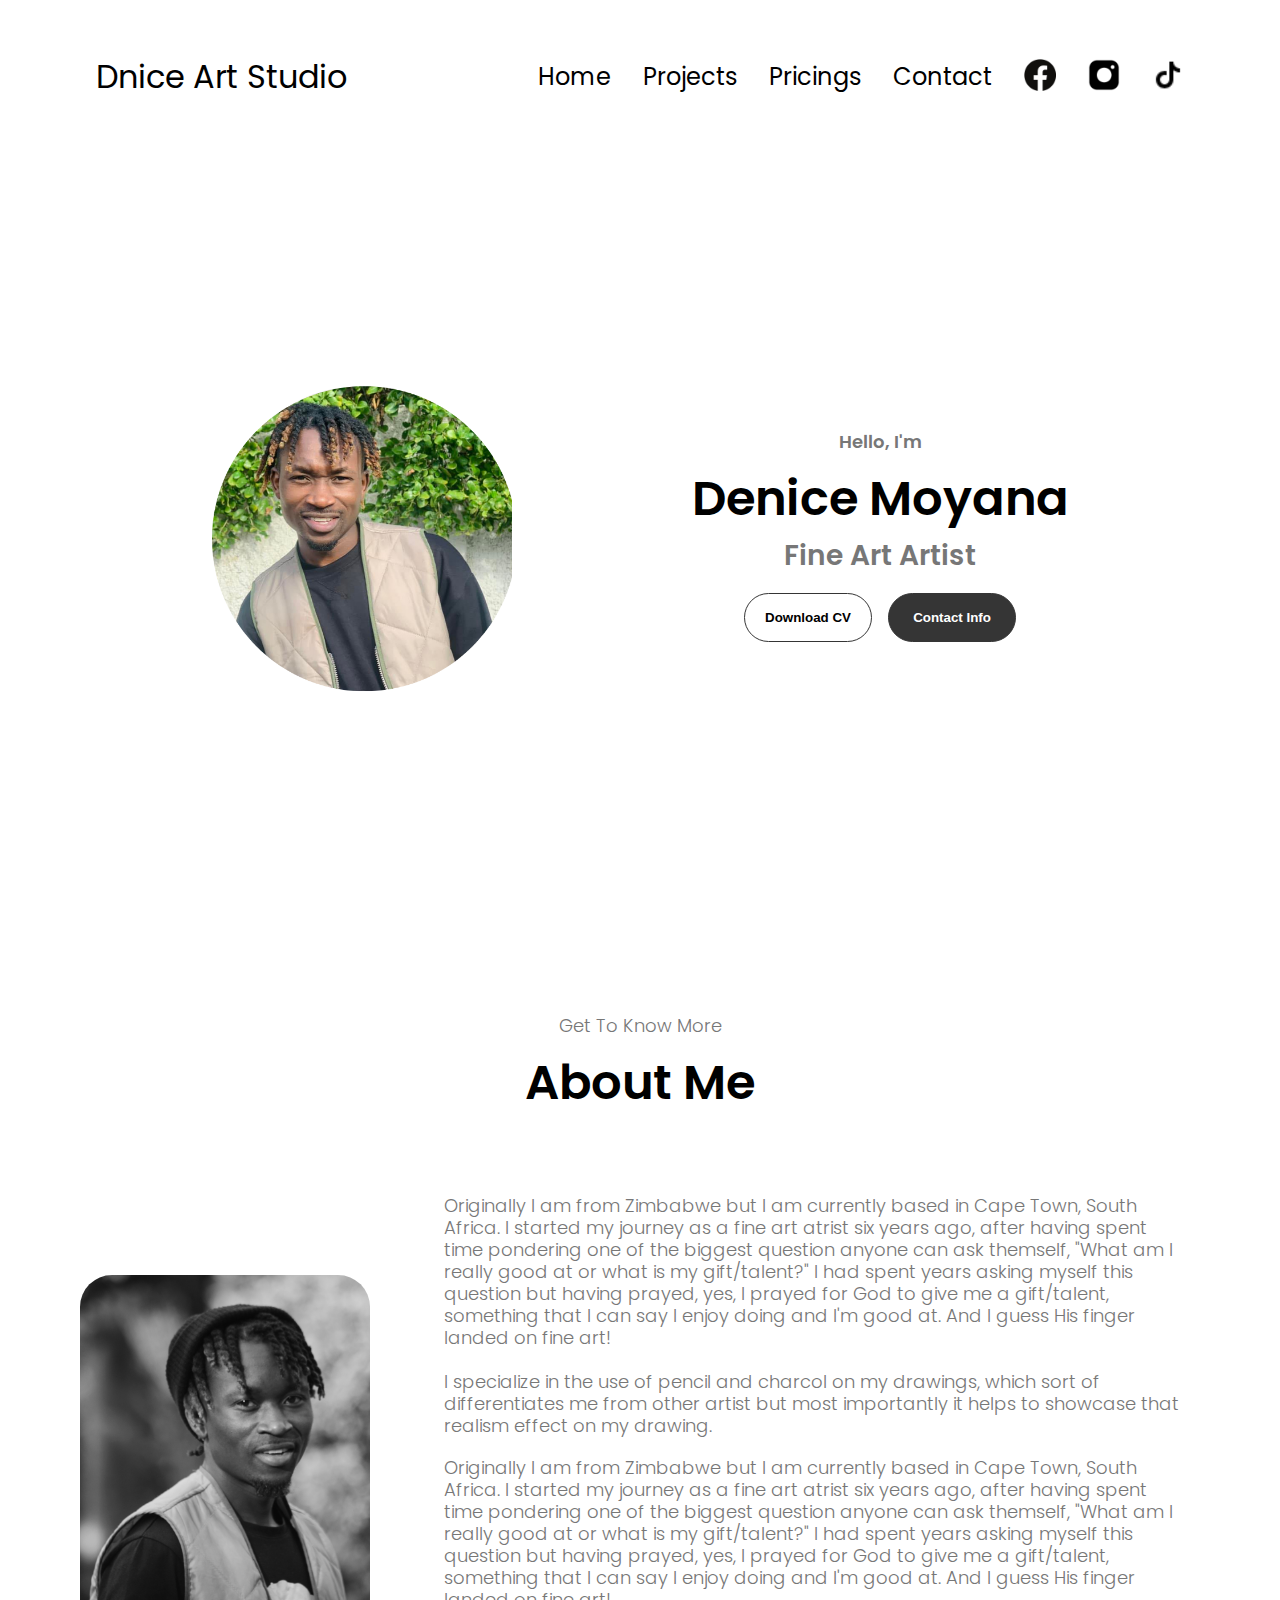
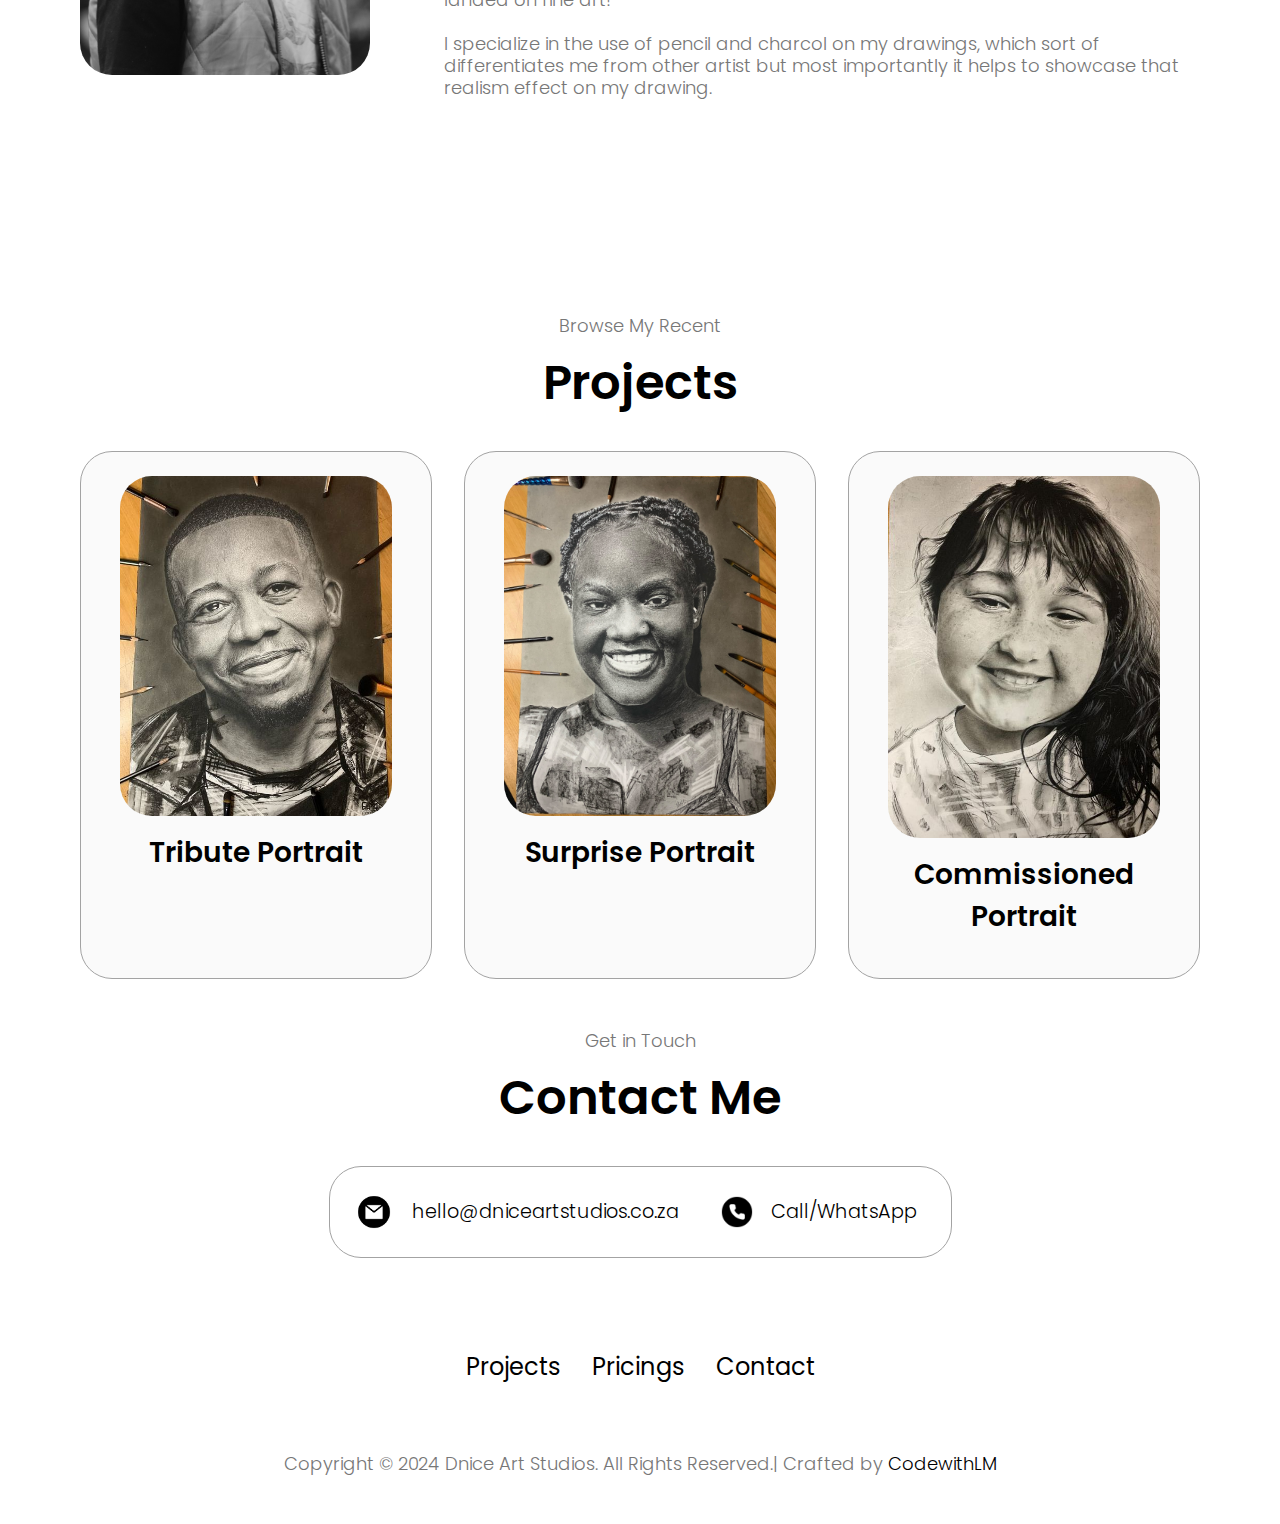
<file: index.html>
<!DOCTYPE html>
<html lang="en">
  <head>
    <meta charset="UTF-8" />
    <meta http-equiv="X-UA-Compatible" content="IE=edge" />
    <meta name="viewport" content="width=device-width, initial-scale=1.0" />
    <title>My Portfolio</title>
    <link rel="stylesheet" href="./style.css" />
    <link rel="stylesheet" href="./mediaqueries.css" />
  </head>
  <body>
    <nav id="desktop-nav">
      <div class="logo">Dnice Art Studio</div>
      <div>
        <ul class="nav-links">
          <li><a href="./index.html">Home</a></li>
          <li><a href="./projects.html">Projects</a></li>
          <li><a href="./pricings.html">Pricings</a></li>
          <li><a href="./contact.html">Contact</a></li>
<img
            src="./assets/fb.png"
            alt="My Facebook Account"
            class="icon"
            onclick="location.href='https://www.facebook.com/dniceartstudio'"
          />
          </img>

<img
            src="./assets/insta.png"
            alt="My Facebook Account"
            class="icon"
            onclick="location.href='https://www.instagram.com/dniceartstudio'"
          />
          </img>

          <img
            src="./assets/tiktok-fill.png"
            alt="My Tiktok Account"
            class="icon"
            onclick="location.href='https://www.tiktok.com/@dnice_art_studio'"
          />
          </img>
        </ul>
      </div>
    </nav>
    <nav id="hamburger-nav">
      <div class="logo">Dnice Art Studio</div>
      <div class="hamburger-menu">
        <div class="hamburger-icon" onclick="toggleMenu()">
          <span></span>
          <span></span>
          <span></span>
        </div>
        <div class="menu-links">
          <li><a href="./index.html" onclick="toggleMenu()">Home</a></li>
          <li><a href="./projects.html" onclick="toggleMenu()">Projects</a></li>
          <li><a href="./pricings.html" onclick="toggleMenu()">Pricings</a></li>
          <li><a href="./contact.html" onclick="toggleMenu()">Contact</a></li>
        </div>
      </div>
    </nav>
    <section id="profile">
      <div class="section__pic-container">
        <img src="./assets/profile-pic.png" alt="Andrew MOyana profile picture" />
      </div>
      <div class="section__text">
        <p class="section__text__p1">Hello, I'm</p>
        <h1 class="title">Denice Moyana</h1>
        <p class="section__text__p2">Fine Art Artist </p>
        <div class="btn-container">
          <button
            class="btn btn-color-2"
            onclick="window.open('./assets/resume-example.pdf')"
          >
            Download CV 
          </button>
          <button class="btn btn-color-1" onclick="location.href='./#contact'">
            Contact Info
          </button>
        </div>
      </div>
    </section>

    <section id="about">
      <p class="section__text__p1">Get To Know More</p>
      <h1 class="title">About Me</h1>
      <div class="section-container">
        <div class="section__pic-container">
          <img
            src="./assets/IMG_5369.jpg"
            alt="Profile picture"
            class="about-pic"
          />
        </div>
          <div class="text-container">
            <p> <br> <br> <br>
              Originally I am from Zimbabwe but I am currently based in Cape Town, South Africa. 
              I started my journey as a fine art atrist six years ago, after having spent time pondering one
              of the biggest question anyone can ask themself, "What am I really good at or what is my gift/talent?"
              I had spent years asking myself this question but having prayed, yes, I prayed for God to give me a gift/talent, 
              something that I can say I enjoy doing and I'm good at. And I guess His finger landed on fine art! <br> <br>

              I specialize in the use of pencil and charcol on my drawings, which sort of differentiates me from other artist but 
              most importantly it helps to showcase that realism effect on my drawing. 
            </p>
            <p> 
              Originally I am from Zimbabwe but I am currently based in Cape Town, South Africa. 
              I started my journey as a fine art atrist six years ago, after having spent time pondering one
              of the biggest question anyone can ask themself, "What am I really good at or what is my gift/talent?"
              I had spent years asking myself this question but having prayed, yes, I prayed for God to give me a gift/talent, 
              something that I can say I enjoy doing and I'm good at. And I guess His finger landed on fine art! <br> <br>

              I specialize in the use of pencil and charcol on my drawings, which sort of differentiates me from other artist but 
              most importantly it helps to showcase that realism effect on my drawing. 
            </p>
          </div>
      </div>
    </section>

    <section id="projects">
      <p class="section__text__p1">Browse My Recent</p>
      <h1 class="title">Projects</h1>
      <div class="experience-details-container">
        <div class="about-containers">
          <div class="details-container color-container">
            <div class="article-container">
              <img
                src="./assets/1.jpg"
                alt="Project 1"
                class="project-img"
              />
            </div>
            <h2 class="experience-sub-title project-title">Tribute Portrait</h2>
          </div>

          <div class="details-container color-container">
            <div class="article-container">
              <img
                src="./assets/2.jpg"
                alt="Project 2"
                class="project-img"
              />
            </div>
            <h2 class="experience-sub-title project-title">Surprise Portrait</h2>
             </div>

          <div class="details-container color-container">
            <div class="article-container">
              <img
                src="./assets/3.jpeg"
                alt="Project 3"
                class="project-img"
              />
            </div>
            <h2 class="experience-sub-title project-title">Commissioned Portrait</h2>
          </div>
        </div>
        </div>
      </div>
    </section>

    <section id="contact">
      <p class="section__text__p1">Get in Touch</p>
      <h1 class="title">Contact Me</h1>
      <div class="contact-info-upper-container">
        <div class="contact-info-container">
          <img
            src="./assets/email.png"
            alt="Email icon"
            class="icon contact-icon email-icon"
          />
          <p><a href="mailto:hello@dniceartstudios.co.za">hello@dniceartstudios.co.za</a></p>
        </div>
        <div class="contact-info-container">
          <img
            src="./assets/linkedin.png"
            alt="LinkedIn icon"
            class="icon contact-icon"
          />
          <p><a href="https://wa.me/27719178864/" target="_blank"class="social-link">Call/WhatsApp</a></p>
        </div>
      </div>
    </section>


    <footer>
      <nav>
        <div class="nav-links-container">
          <ul class="nav-links">
            <li><a href="./projects.html">Projects</a></li>
            <li><a href="./pricings.html">Pricings</a></li>
            <li><a href="./contact.html">Contact</a></li>
          </ul>
        </div>
      </nav>
      <p>Copyright &#169; 2024 Dnice Art Studios. All Rights Reserved.| Crafted by <a href="www.codewithlm.co.za" target="_blank" class="footer__lmsocial-link">CodewithLM</a>
      </p>
    </footer>
    <script src="./script.js"></script>

  </body>
</html>
</file>
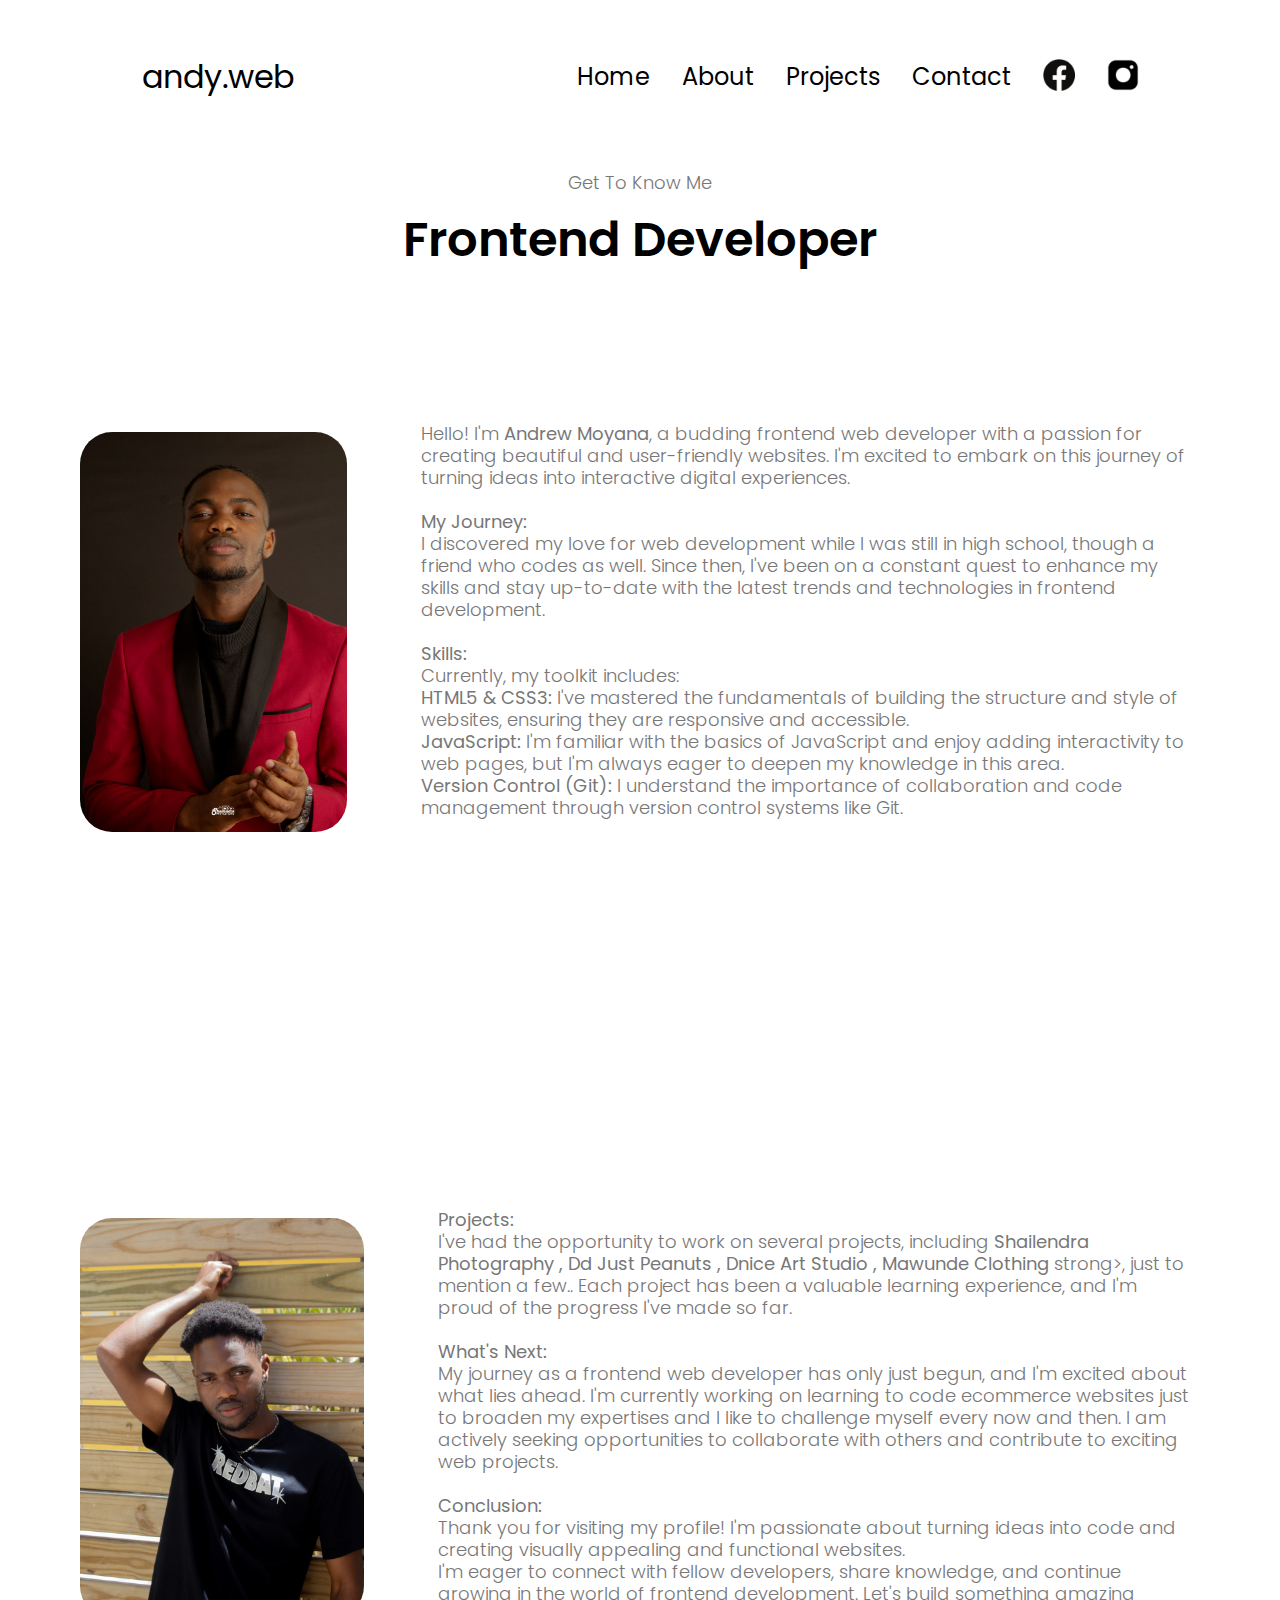
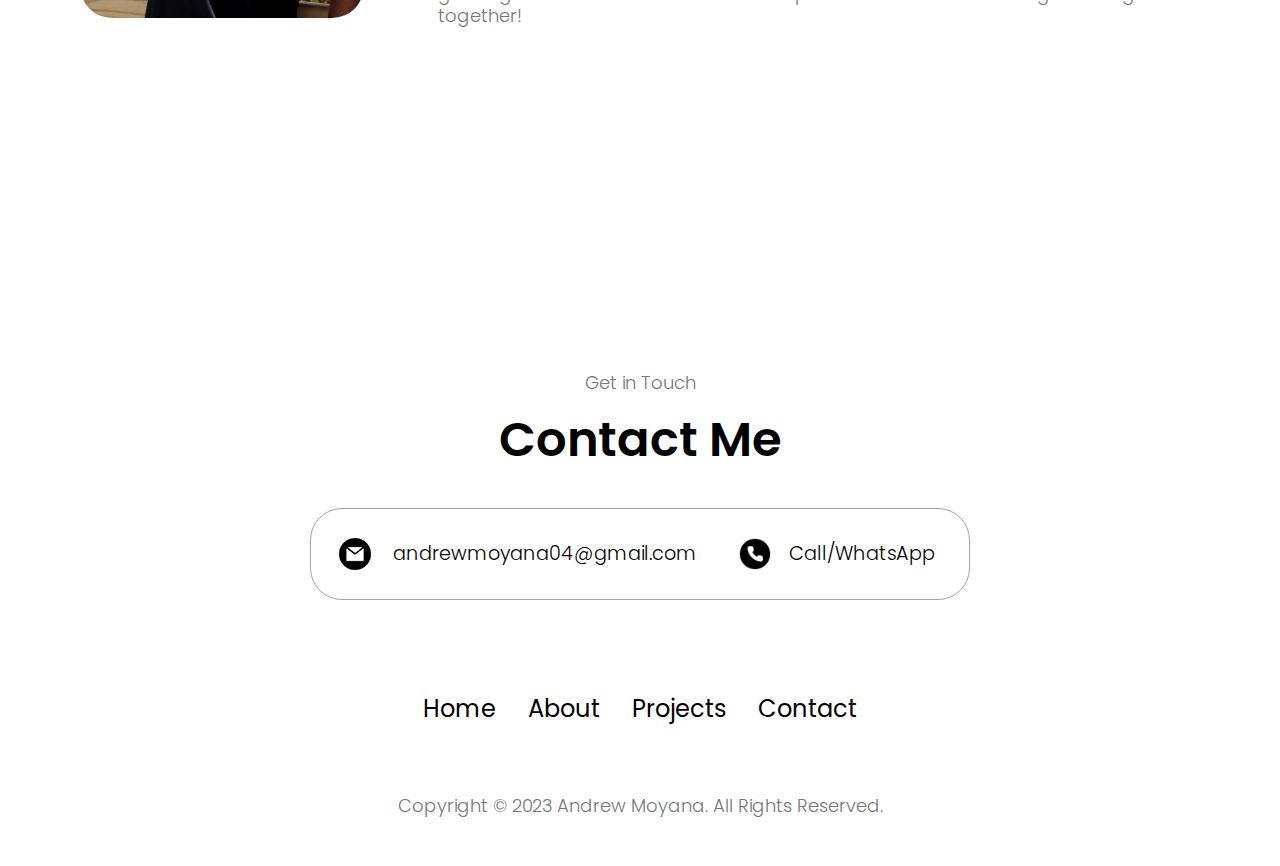
<file: about.html>
<!DOCTYPE html>
<html lang="en">
  <head>
    <meta charset="UTF-8" />
    <meta http-equiv="X-UA-Compatible" content="IE=edge" />
    <meta name="viewport" content="width=device-width, initial-scale=1.0" />
    <title>My Portfolio</title>
    <link rel="stylesheet" href="style.css" />
    <link rel="stylesheet" href="mediaqueries.css" />
  </head>
  <body>
    <nav id="desktop-nav">
      <div class="logo">andy.web</div>
      <div>
        <ul class="nav-links">
          <li><a href="index.html">Home</a></li>
          <li><a href="about.html">About</a></li>
          <li><a href="projects.html">Projects</a></li>
          <li><a href="contact.html">Contact</a></li>
<img
            src="./assets/fb.png"
            alt="My Facebook Account"
            class="icon"
            onclick="location.href='https://www.facebook.com/lee.milcus04/'"
          />
          </img>

<img
            src="./assets/insta.png"
            alt="My Facebook Account"
            class="icon"
            onclick="location.href='https://www.instagram.com/lmilcus_04/'"
          />
          </img>
        </ul>
      </div>
    </nav>
    <nav id="hamburger-nav">
      <div class="logo">andy.web</div>
      <div class="hamburger-menu">
        <div class="hamburger-icon" onclick="toggleMenu()">
          <span></span>
          <span></span>
          <span></span>
        </div>
        <div class="menu-links">
          <li><a href="index.html" onclick="toggleMenu()">Home</a></li>
          <li><a href="about.html" onclick="toggleMenu()">About</a></li>
          <li><a href="projects.html" onclick="toggleMenu()">Projects</a></li>
          <li><a href="contact.html" onclick="toggleMenu()">Contact</a></li>
        </div>
      </div>
    </nav>

<section id="about">
  <p class="section__text__p1">Get To Know Me</p>
      <h1 class="title">Frontend Developer</h1>
      <div class="section-container">
        <div class="section__pic-container">
          <img
            src="assets/IMG_5368.jpg"
            alt="Profile picture"
            class="about-pic"
          />
        </div>
        <div class="about-details-container">
          <div class="about-containers">
          <div class="text-container">
            <p>
              Hello! I'm <strong>Andrew Moyana</strong>, a budding frontend web developer
              with a passion for creating beautiful and user-friendly websites. I'm excited
              to embark on this journey of turning ideas into interactive digital experiences. <br> <br>

              <strong>My Journey:</strong><br>
              I discovered my love for web development while I was still in high school, though
              a friend who codes as well. Since then, I've been on a constant quest to enhance
              my skills and stay up-to-date with the latest trends and technologies in frontend
              development.<br><br>

              <strong>Skills:</strong><br>
              Currently, my toolkit includes:<br>
              <strong>HTML5 & CSS3:</strong> I've mastered the fundamentals of building the structure
              and style of websites, ensuring they are responsive and accessible.<br>
              <strong>JavaScript:</strong> I'm familiar with the basics of JavaScript and enjoy adding
              interactivity to web pages, but I'm always eager to deepen my knowledge in this area.<br>
              <strong>Version Control (Git):</strong> I understand the importance of collaboration and
              code management through version control systems like Git.<br><br>
  </p>
        </div>
     </div>
   </div>
</section>
<section id="about">
 
      <div class="section-container">
        <div class="section__pic-container">
          <img
            src="assets/IMG_6934.jpg"
            alt="Profile picture"
            class="about-pic"
          />
        </div>
        <div class="about-details-container">
          <div class="about-containers">
          <div class="text-container">
            <p>
     <strong>Projects:</strong><br>
             I've had the opportunity to work on several projects, including <strong>
             Shailendra Photography , Dd Just Peanuts , Dnice Art Studio , 
             Mawunde Clothing  </strong>strong>, just to mention a few.. Each project has been
             a valuable learning experience, and I'm proud of the progress
             I've made so far.<br><br>

     <strong>What's Next: </strong><br>
             My journey as a frontend web developer has only just begun, and
             I'm excited about what lies ahead. I'm currently working on
             learning to code ecommerce websites just to broaden my expertises and I like 
             to challenge myself every now and then. I am actively
             seeking opportunities to collaborate with others and contribute to
             exciting web projects.<br><br>

     <strong>Conclusion: </strong><br>
             Thank you for visiting my profile! I'm passionate about turning ideas
             into code and creating visually appealing and functional websites.<br>
             I'm eager to connect with fellow developers, share knowledge, and
             continue growing in the world of frontend development. Let's build
             something amazing together!<br></p>
        </div>
     </div>
   </div>
</section>


<section id="contact">
      <p class="section__text__p1">Get in Touch</p>
      <h1 class="title">Contact Me</h1>
      <div class="contact-info-upper-container">
        <div class="contact-info-container">
          <img
            src="./assets/email.png"
            alt="Email icon"
            class="icon contact-icon email-icon"
          />
          <p><a href="mailto:andrewmoyana04@gmail.com">andrewmoyana04@gmail.com</a></p>
        </div>
        <div class="contact-info-container">
          <img
            src="./assets/linkedin.png"
            alt="LinkedIn icon"
            class="icon contact-icon"
          />
 <p>
<a href="https://wa.me/27680779760/" target="_blank"class="social-link">Call/WhatsApp</a></p>
        </div>
      </div>
    </section>
    
    <footer>
      <nav>
        <div class="nav-links-container">
          <ul class="nav-links">
            <li><a href="index.html">Home</a></li>
            <li><a href="about.html">About</a></li>
            <li><a href="projects.html">Projects</a></li>
            <li><a href="contact.html">Contact</a></li>
          </ul>
        </div>
      </nav>
      <p>Copyright &#169; 2023 Andrew Moyana. All Rights Reserved.</p>
    </footer>
    <script src="script.js"></script>
  </body>
</html>
</file>
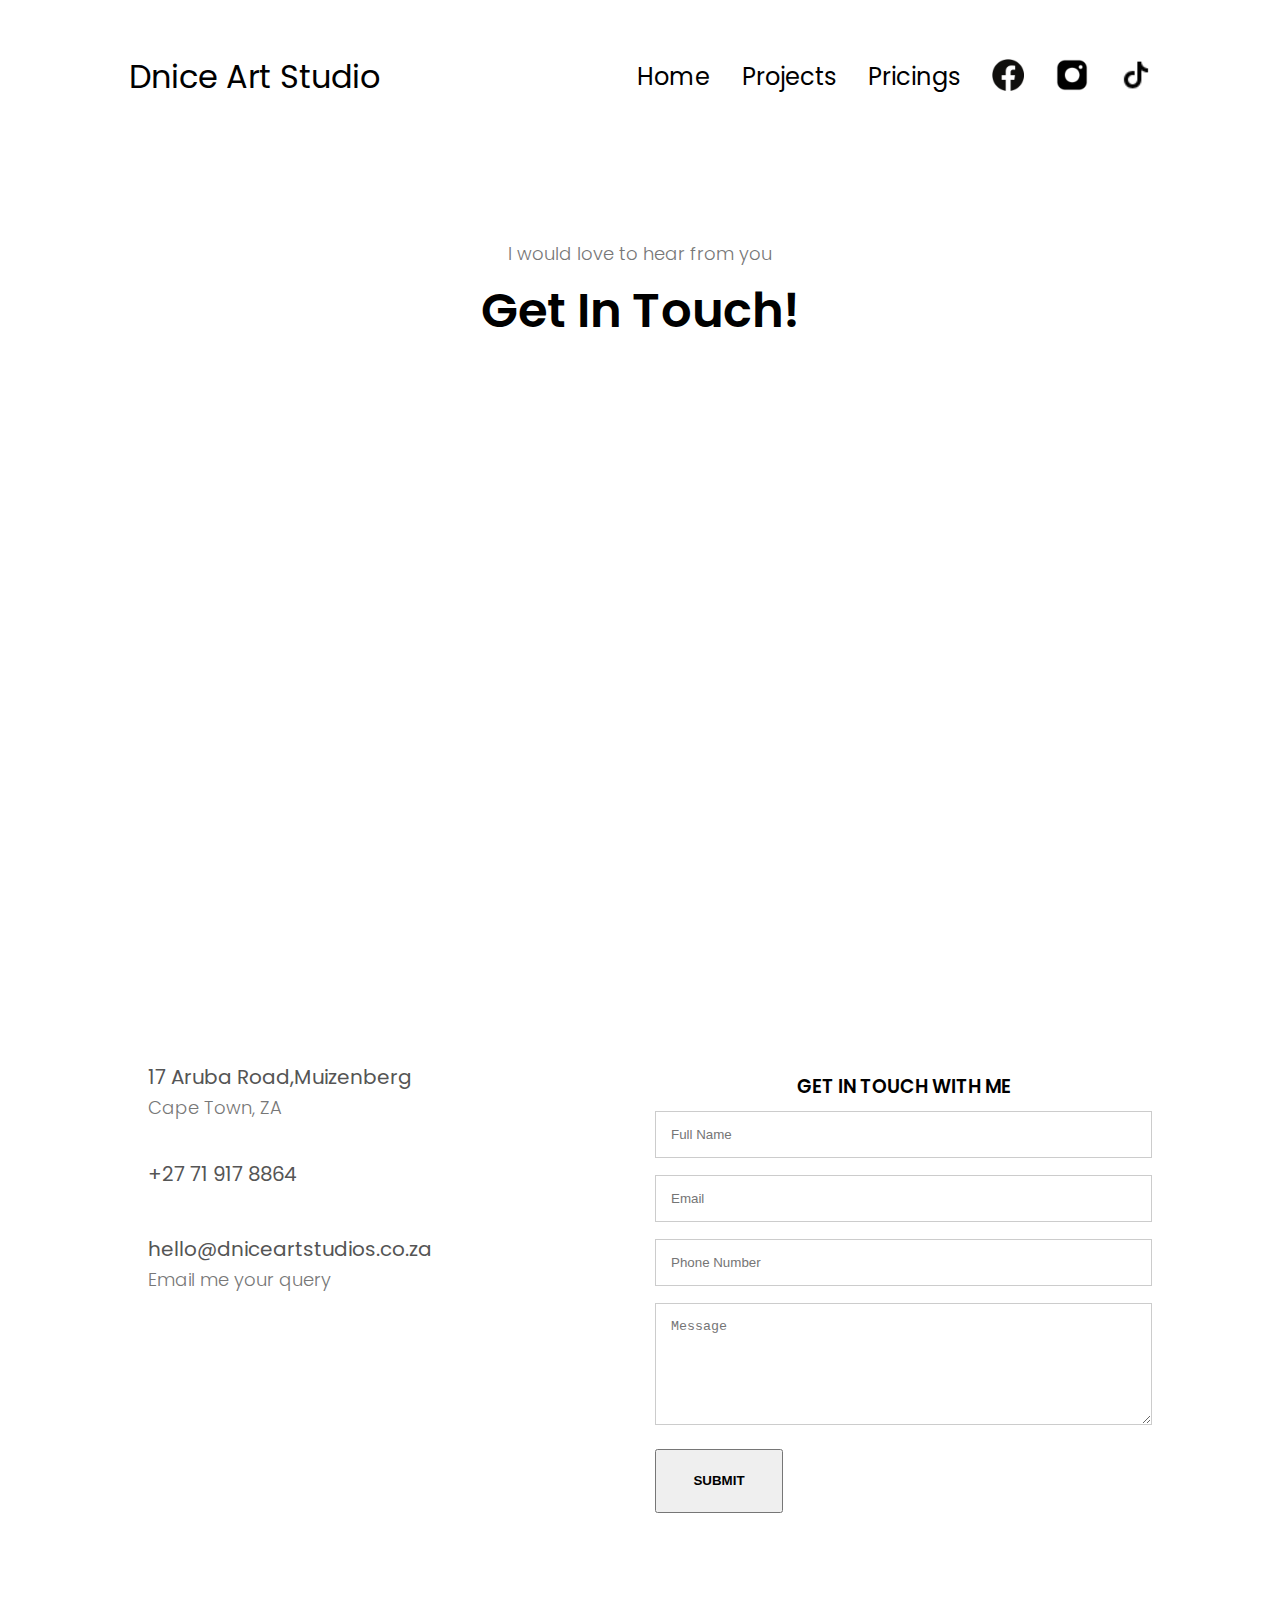
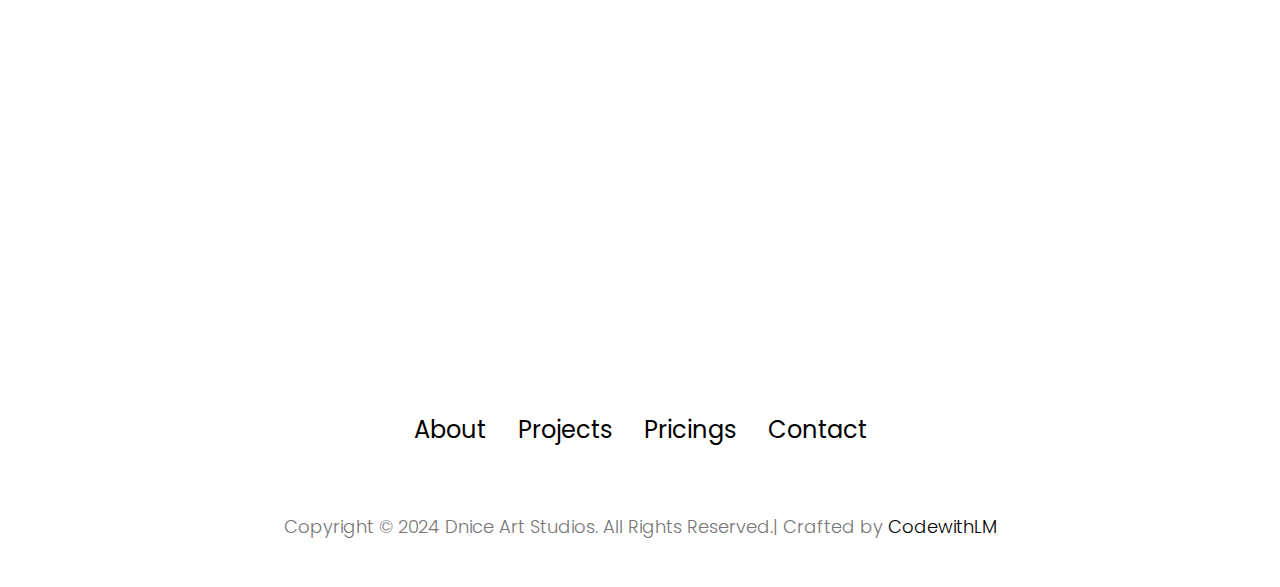
<file: contact.html>
<!DOCTYPE html>
<html lang="en">
  <head>
    <meta charset="UTF-8" />
    <meta http-equiv="X-UA-Compatible" content="IE=edge" />
    <meta name="viewport" content="width=device-width, initial-scale=1.0" />
    <title>My Portfolio</title>
    <link rel="stylesheet" href="style.css" />
    <link rel="stylesheet" href="mediaqueries.css" />
  </head>
  <body>
    <nav id="desktop-nav">
      <div class="logo">Dnice Art Studio</div>
      <div>
        <ul class="nav-links">
          <li><a href="./index.html">Home</a></li>
          <li><a href="./projects.html">Projects</a></li>
          <li><a href="./pricings.html">Pricings</a></li>
<img
            src="./assets/fb.png"
            alt="My Facebook Account"
            class="icon"
            onclick="location.href='https://www.facebook.com/dniceartstudio'"
          />
          </img>

<img
            src="./assets/insta.png"
            alt="My Facebook Account"
            class="icon"
            onclick="location.href='https://www.instagram.com/dniceartstudio'"
          />
          </img>

          <img
          src="./assets/tiktok-fill.png"
            alt="My Tiktok Account"
            class="icon"
            onclick="location.href='https://www.tiktok.com/@dnice_art_studio'"
          />
          </img>
        </ul>
      </div>
    </nav>
    <nav id="hamburger-nav">
      <div class="logo">Dnice Art Studio</div>
      <div class="hamburger-menu">
        <div class="hamburger-icon" onclick="toggleMenu()">
          <span></span>
          <span></span>
          <span></span>
        </div>
        <div class="menu-links">
          <li><a href="./index.html" onclick="toggleMenu()">Home</a></li>
          <li><a href="./projects.html" onclick="toggleMenu()">Projects</a></li>
          <li><a href="./pricings.html" onclick="toggleMenu()">Pricings</a></li>
          <li><a href="./contact.html" onclick="toggleMenu()">Contact</a></li>
        </div>
      </div>
    </nav>
   
    <!--------contact begin--------->
<section class="location">
<p class="section__text__p1">I would love to hear from you</p>
      <h1 class="title">Get In Touch!</h1>
      
    <iframe src="https://www.google.com/maps/embed?pb=!1m14!1m8!1m3!1d13218.030963975689!2d18.4805858!3d-34.0821311!3m2!1i1024!2i768!4f13.1!3m3!1m2!1s0x1dcc41b372a759e1%3A0x213fc6aa269137f1!2sShailendra%20Photography!5e0!3m2!1sen!2sza!4v1688037380410!5m2!1sen!2sza"
     width="600" height="450" style="border:0;" allowfullscreen="" loading="lazy" referrerpolicy="no-referrer-when-downgrade"></iframe>

</section>

<section class="contact-us">

    
        <div class="contact-col">
            <div>
                <i class="fa fa-home"></i>
                <span>
                    <h5>17 Aruba Road,Muizenberg</h5>
                    <p>Cape Town, ZA</p>
                </span>
            </div>       
            <div>
                <i class="fa fa-phone"></i>
                <span>
                    <h5>+27 71 917 8864 </h5>
                </span>
            </div>
            <div>
                <i class="fa fa-envelope-o" ></i>
                <span>
                    <h5>hello@dniceartstudios.co.za</h5>
                    <p>Email me your query</p>
                </span>
            </div>
        </div>
        <div class="contact-col">  
            <form action="https://formspree.io/f/xjvqbnlw" method="POST">
                <h3>GET IN TOUCH WITH ME</h3>
                <input type="text" name="Name" placeholder="Full Name" required>
                <input type="email" name="Email" placeholder="Email" required>
                <input type="phone" name="Number" placeholder="Phone Number" required>
                <textarea rows="6" name="message" placeholder="Message"></textarea>
                <button class="contact-hero-btn red-btn" type="submit">SUBMIT</button>
            </form>
        </div>
    </div>    
</section>
<!--------contact end--------->

<footer>
  <nav>
    <div class="nav-links-container">
      <ul class="nav-links">
        <li><a href="./index.html">About</a></li>
        <li><a href="./projects.html">Projects</a></li>
        <li><a href="./pricings.html">Pricings</a></li>
        <li><a href="./contact.html">Contact</a></li>
      </ul>
    </div>
  </nav>
  <p>Copyright &#169; 2024 Dnice Art Studios. All Rights Reserved.| Crafted by <a href="www.codewithlm.co.za" target="_blank" class="footer__lmsocial-link">CodewithLM</a>
  </p>
</footer>
    <script src="./script.js"></script>
  </body>
</html>
</file>
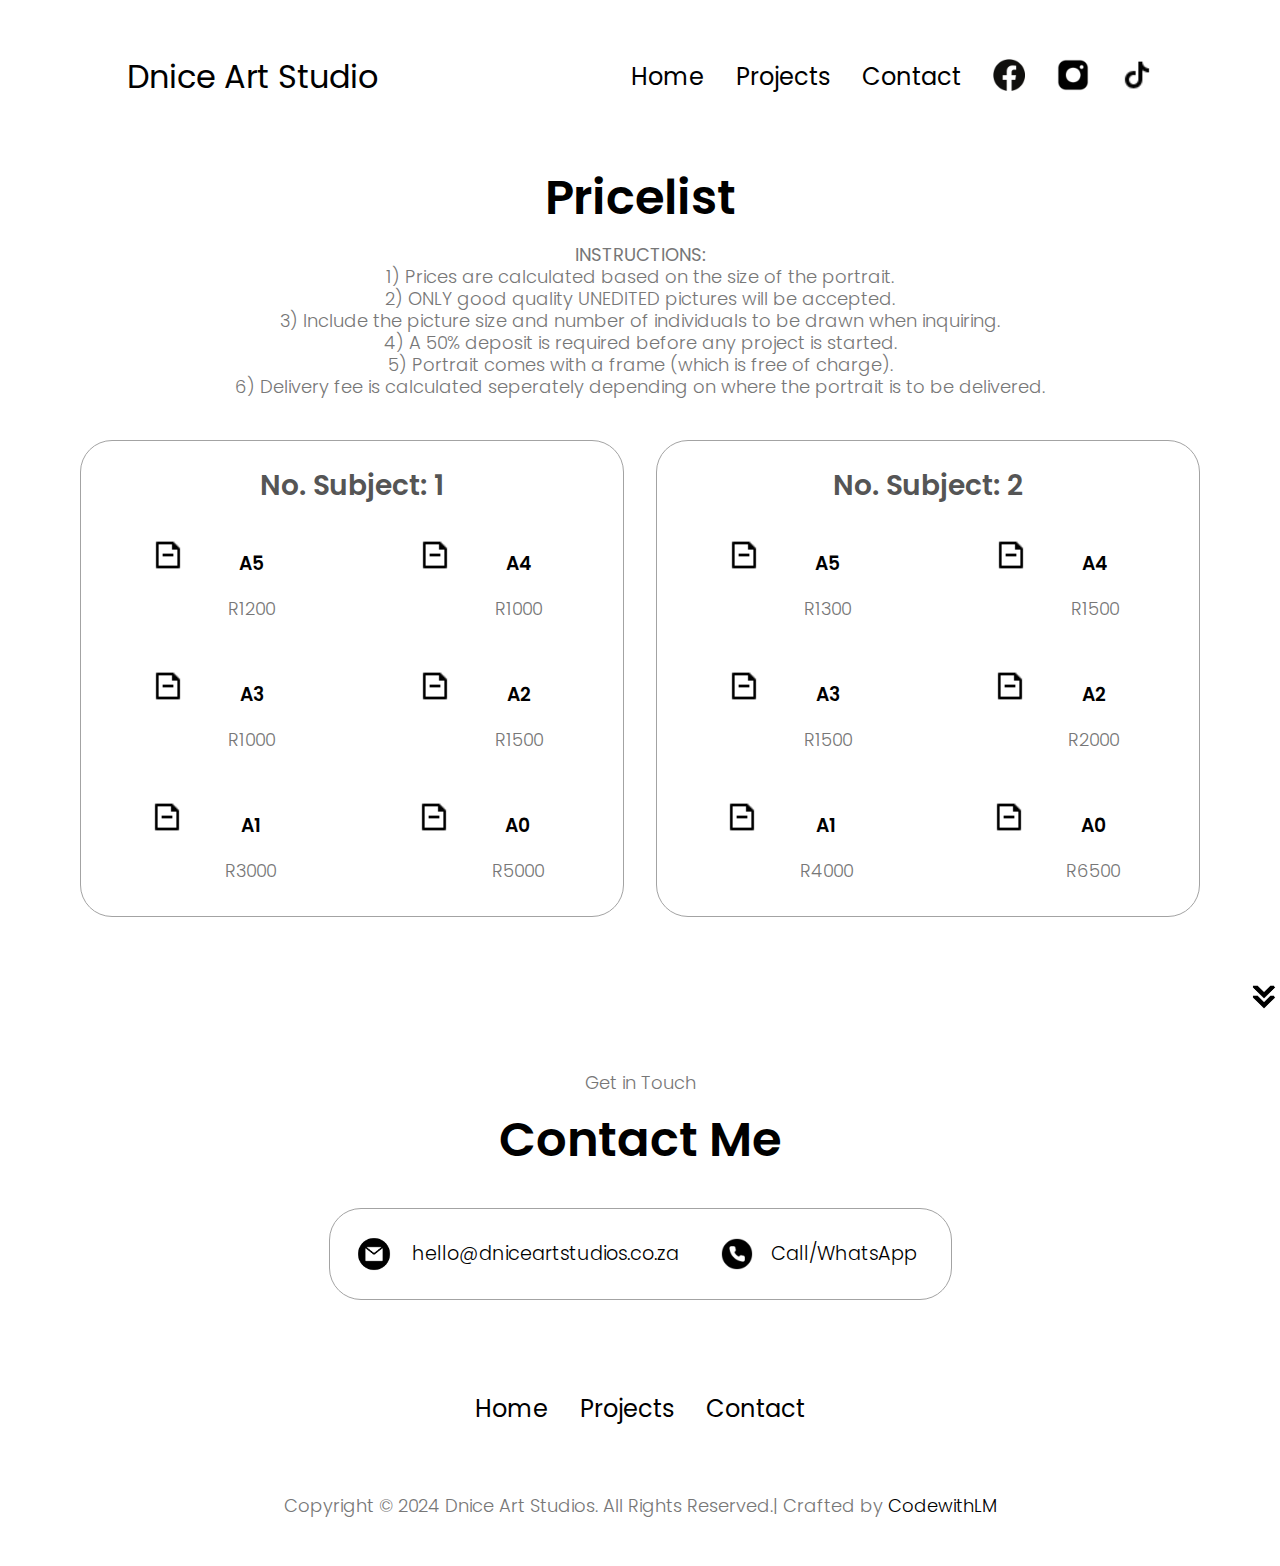
<file: pricings.html>
<!DOCTYPE html>
<html lang="en">
  <head>
    <meta charset="UTF-8" />
    <meta http-equiv="X-UA-Compatible" content="IE=edge" />
    <meta name="viewport" content="width=device-width, initial-scale=1.0" />
    <title>My Portfolio</title>
    <link rel="stylesheet" href="./style.css" />
    <link rel="stylesheet" href="./mediaqueries.css" />
  </head>
  <body>
    <nav id="desktop-nav">
      <div class="logo">Dnice Art Studio</div>
      <div>
        <ul class="nav-links">
          <li><a href="./index.html">Home</a></li>
          <li><a href="./projects.html">Projects</a></li>
          <li><a href="./contact.html">Contact</a></li>
<img
            src="./assets/fb.png"
            alt="My Facebook Account"
            class="icon"
            onclick="location.href='https://www.facebook.com/dniceartstudio'"
          />
          </img>

<img
            src="./assets/insta.png"
            alt="My Facebook Account"
            class="icon"
            onclick="location.href='https://www.instagram.com/dniceartstudio'"
          />
          </img>

          <img
            src="./assets/tiktok-fill.png"
            alt="My Tiktok Account"
            class="icon"
            onclick="location.href='https://www.tiktok.com/@dnice_art_studio'"
          />
          </img>
        </ul>
      </div>
    </nav>
    <nav id="hamburger-nav">
      <div class="logo">Dnice Art Studio</div>
      <div class="hamburger-menu">
        <div class="hamburger-icon" onclick="toggleMenu()">
          <span></span>
          <span></span>
          <span></span>
        </div>
        <div class="menu-links">
          <li><a href="./index.html" onclick="toggleMenu()">Home</a></li>
          <li><a href="./projects.html" onclick="toggleMenu()">Projects</a></li>
          <li><a href="./contact.html" onclick="toggleMenu()">Contact</a></li>
        </div>
      </div>
    </nav>

    <section id="experience">
      <h1 class="title">Pricelist</h1>
      <p class="section__text__p1"> <strong>INSTRUCTIONS:</strong> <br>
        1) Prices are calculated based on the size of the portrait. <br>
        2) ONLY good quality UNEDITED pictures will be accepted. <br>
        3) Include the picture size and number of individuals to be drawn when inquiring. <br>
        4) A 50% deposit is required before any project is started. <br> 
        5) Portrait comes with a frame (which is free of charge). <br>
        6) Delivery fee is calculated seperately depending on where the portrait is to be delivered.</p>
      
        <div class="experience-details-container">
        <div class="about-containers">
          <div class="details-container">
            <h2 class="experience-sub-title"> No. Subject: 1 </h2>
            <div class="article-container">
              <article>
                <img
                  src="./assets/checkmark.png"
                  alt="Experience icon"
                  class="icon"
                />
                <div>
                  <h3>A5
                    </h3>
                  <p>R1200 </p>
                </div>
              </article>

              <article>
                <img
                  src="./assets/checkmark.png"
                  alt="Experience icon"
                  class="icon"
                />
                <div>
                  <h3>      
                    A4 </h3>
                  <p>R1000</p>
                </div>
              </article>
              <article>
                <img
                  src="./assets/checkmark.png"
                  alt="Experience icon"
                  class="icon"
                />
                <div>
                  <h3>      
                    A3 </h3>
                  <p>R1000</p>
                </div>
              </article>
              <article>
                <img
                  src="./assets/checkmark.png"
                  alt="Experience icon"
                  class="icon"
                />
                <div>
                  <h3>A2</h3>
                  <p>R1500</p>
                </div>
              </article>
              <article>
                <img
                  src="./assets/checkmark.png"
                  alt="Experience icon"
                  class="icon"
                />
                <div>
                  <h3>A1</h3>
                  <p>R3000</p>
                </div>
              </article>
              <article>
                <img
                  src="./assets/checkmark.png"
                  alt="Experience icon"
                  class="icon"
                />
                <div>
                  <h3>A0</h3>
                  <p>R5000</p>
                </div>
              </article>
              
            </div>
          </div>
          <div class="details-container">
            <h2 class="experience-sub-title">No. Subject: 2</h2>
            <div class="article-container">
              <article>
                <img
                  src="./assets/checkmark.png"
                  alt="Experience icon"
                  class="icon"
                />
                <div>
                  <h3>A5
                    </h3>
                  <p>R1300 </p>
                </div>
              </article>
              <article>
                <img
                  src="./assets/checkmark.png"
                  alt="Experience icon"
                  class="icon"
                />
                <div>
                  <h3>A4
                    </h3>
                  <p>R1500 </p>
                </div>
              </article>
              <article>
                <img
                  src="./assets/checkmark.png"
                  alt="Experience icon"
                  class="icon"
                />
                <div>
                  <h3>A3
                    </h3>
                  <p>R1500 </p>
                </div>
              </article>
              <article>
                <img
                  src="./assets/checkmark.png"
                  alt="Experience icon"
                  class="icon"
                />
                <div>
                  <h3> A2</h3>
                  <p>R2000</p>
                </div>
              </article>
              <article>
                <img
                  src="./assets/checkmark.png"
                  alt="Experience icon"
                  class="icon"
                />
                <div>
                  <h3>A1
                    </h3>
                  <p>R4000</p>
                </div>
              </article>
              <article>
                <img
                  src="./assets/checkmark.png"
                  alt="Experience icon"
                  class="icon"
                />
                <div>
                  <h3>A0
                    </h3>
                  <p>R6500 </p>
                </div>
              </article>
            </div>
          </div>
        </div>
      </div>
      <img
        src="./assets/arrow.png"
        alt="Arrow icon"
        class="icon arrow"
        onclick="location.href='#projects'"
      />
    </section>
   


    <section id="contact">
      <p class="section__text__p1">Get in Touch</p>
      <h1 class="title">Contact Me</h1>
      <div class="contact-info-upper-container">
        <div class="contact-info-container">
          <img
            src="./assets/email.png"
            alt="Email icon"
            class="icon contact-icon email-icon"
          />
          <p><a href="mailto:hello@dniceartstudios.co.za">hello@dniceartstudios.co.za</a></p>
        </div>
        <div class="contact-info-container">
          <img
            src="./assets/linkedin.png"
            alt="LinkedIn icon"
            class="icon contact-icon"
          />
          <p><a href="https://wa.me/27719178864/" target="_blank"class="social-link">Call/WhatsApp</a></p>
        </div>
      </div>
    </section>


    <footer>
      <nav>
        <div class="nav-links-container">
          <ul class="nav-links">
            <li><a href="./index.html">Home</a></li>
            <li><a href="./projects.html">Projects</a></li>
            <li><a href="./contact.html">Contact</a></li>
          </ul>
        </div>
      </nav>
      <p>Copyright &#169; 2024 Dnice Art Studios. All Rights Reserved.| Crafted by <a href="www.codewithlm.co.za" target="_blank" class="footer__lmsocial-link">CodewithLM</a>
      </p>
    </footer>
    <script src="./script.js"></script>
  </body>
</html>
</file>
<file: style.css>
/* GENERAL */

@import url("https://fonts.googleapis.com/css2?family=Poppins:wght@300;400;500;600&display=swap");

* {
  margin: 0;
  padding: 0;
}

body {
  font-family: "Poppins", sans-serif;
}

html {
  scroll-behavior: smooth;
}

p {
  color: rgb(85, 85, 85);
}

/* TRANSITION */

a,
.btn {
  transition: all 300ms ease;
}

/* DESKTOP NAV */

nav,
.nav-links {
  display: flex;
}

nav {
  justify-content: space-around;
  align-items: center;
  height: 17vh;
}

.nav-links {
  gap: 2rem;
  list-style: none;
  font-size: 1.5rem;
}

a {
  color: black;
  text-decoration: none;
  text-decoration-color: white;
}

a:hover {
  color: grey;
  text-decoration: underline;
  text-underline-offset: 1rem;
  text-decoration-color: rgb(181, 181, 181);
}

.logo {
  font-size: 2rem;
}

.logo:hover {
  cursor: default;
}

/* HAMBURGER MENU */

#hamburger-nav {
  display: none;
}

.hamburger-menu {
  position: relative;
  display: inline-block;
}

.hamburger-icon {
  display: flex;
  flex-direction: column;
  justify-content: space-between;
  height: 24px;
  width: 30px;
  cursor: pointer;
}

.hamburger-icon span {
  width: 100%;
  height: 2px;
  background-color: black;
  transition: all 0.3 ease-in-out;
}

.menu-links {
  position: absolute;
  top: 100%;
  right: 0;
  background-color: white;
  width: fit-content;
  max-height: 0;
  overflow: hidden;
  transition: all 0.3 ease-in-out;
}

.menu-links a {
  display: block;
  padding: 10px;
  text-align: center;
  font-size: 1.5rem;
  color: black;
  text-decoration: none;
  transition: all 0.3 ease-in-out;
}

.menu-links li {
  list-style: none;
}

.menu-links.open {
  max-height: 300px;
}

.hamburger-icon.open span:first-child {
  transform: rotate(45deg) translate(10px, 5px);
}

.hamburger-icon.open span:nth-child(2) {
  opacity: 0;
}

.hamburger-icon.open span:last-child {
  transform: rotate(-45deg) translate(10px, -5px);
}

.hamburger-icon span:first-child {
  transform: none;
}

.hamburger-icon span:first-child {
  opacity: 1;
}

.hamburger-icon span:first-child {
  transform: none;
}

/* SECTIONS */

section {
  padding-top: 1vh;
  height: 100vh;
  margin: 0 5rem
  ;
  box-sizing: border-box;
  min-height: fit-content;
}

.section-container {
  display: flex;
}

/* PROFILE SECTION */

#profile {
  display: flex;
  justify-content: center;
  gap: 5rem;
  height: 80vh;
}

.section__pic-container {
  display: flex;
  height: 400px;
  width: 400px;
  margin: auto 0;
}

.section__text {
  align-self: center;
  text-align: center;
}

.section__text p {
  font-weight: 600;
}

.section__text__p1 {
  text-align: center;
}

.section__text__p2 {
  font-size: 1.75rem;
  margin-bottom: 1rem;
}

.title {
  font-size: 3rem;
  text-align: center;
}

#socials-container {
  display: flex;
  justify-content: center;
  margin-top: 1rem;
  gap: 1rem;
}

/* ICONS */

.icon {
  cursor: pointer;
  height: 2rem;
}

/* BUTTONS */

.btn-container {
  display: flex;
  justify-content: center;
  gap: 1rem;
}

.btn {
  font-weight: 600;
  transition: all 300ms ease;
  padding: 1rem;
  width: 8rem;
  border-radius: 2rem;
}

.btn-color-1,
.btn-color-2 {
  border: rgb(53, 53, 53) 0.1rem solid;
}

.btn-color-1:hover,
.btn-color-2:hover {
  cursor: pointer;
}

.btn-color-1,
.btn-color-2:hover {
  background: rgb(53, 53, 53);
  color: white;
}

.btn-color-1:hover {
  background: rgb(0, 0, 0);
}

.btn-color-2 {
  background: none;
}

.btn-color-2:hover {
  border: rgb(255, 255, 255) 0.1rem solid;
}

.btn-container {
  gap: 1rem;
}

/* ABOUT SECTION */

#about {
  position: relative;
}

.about-containers {
  gap: 2rem;
  margin-bottom: 2rem;
  margin-top: 2rem;
}

.about-details-container {
  justify-content: center;
  flex-direction: column;
}

.about-containers,
.about-details-container {
  display: flex;
}

.about-pic {
  border-radius: 2rem;
}

.arrow {
  position: absolute;
  right: -5rem;
  bottom: 2.5rem;
}

.details-container {
  padding: 1.5rem;
  flex: 1;
  background: white;
  border-radius: 2rem;
  border: rgb(53, 53, 53) 0.1rem solid;
  border-color: rgb(163, 163, 163);
  text-align: center;
}

.section-container {
  gap: 4rem;
  height: 80%;
}

.section__pic-container {
  height: 400px;
  width: 400px;
  margin: auto 0;
}

/* EXPERIENCE SECTION */

#experience {
  position: relative;
}

.experience-sub-title {
  color: rgb(85, 85, 85);
  font-weight: 600;
  font-size: 1.75rem;
  margin-bottom: 2rem;
}

.experience-details-container {
  display: flex;
  justify-content: center;
  flex-direction: column;
}

.article-container {
  display: flex;
  text-align: initial;
  flex-wrap: wrap;
  flex-direction: row;
  gap: 2.5rem;
  justify-content: space-around;
}

article {
  display: flex;
  width: 10rem;
  justify-content: space-around;
  gap: 0.5rem;
}

article .icon {
  cursor: default;
}

/* PROJECTS SECTION */

#projects {
  position: relative;
}

.color-container {
  border-color: rgb(163, 163, 163);
  background: rgb(250, 250, 250);
}

.project-img {
  border-radius: 2rem;
  width: 90%;
  height: 90%;
}

.project-title {
  margin: 1rem;
  color: black;
}

.project-btn {
  color: black;
  border-color: rgb(163, 163, 163);
}

/* CONTACT */

#contact {
  display: flex;
  justify-content: center;
  flex-direction: column;
  height: 100vh;
}

.contact-info-upper-container {
  display: flex;
  justify-content: center;
  border-radius: 2rem;
  border: rgb(53, 53, 53) 0.1rem solid;
  border-color: rgb(163, 163, 163);
  background: (250, 250, 250);
  margin: 2rem auto;
  padding: 0.5rem;
}

.contact-info-container {
  display: flex;
  align-items: center;
  justify-content: center;
  gap: 0.5rem;
  margin: 1rem;
}

.contact-info-container p {
  font-size: larger;
}

.contact-icon {
  cursor: default;
}

.email-icon {
  height: 2.5rem;
}

/* FOOTER SECTION */

footer {
  height: 26vh;
  margin: 0 5rem;
}

footer p {
  text-align: center;
}







 /*------contact page-------*/
 .contact-sub-header{
     height: 30vh;
     width: 100%;
     background-image: linear-gradient(rgba(4,9,30,0.7),rgba(4,9,30,0.7)),url(images/header\ 4.jpg);
     background-position: center;
     background-size: cover;
     text-align: center;
     color: #fff;
 }
 
 .location{
     width: 80%;
     margin: auto;
     padding: 80px 0;
 }
 
 .location iframe{
     width: 100%
 }
 
 .contact-us{
     width: 80%;
     margin: auto;
     
    display: grid;
    grid-template-columns: repeat(auto-fit,minmax(300px,1fr));
    grid-gap: 20px 30px;
 }
 
 .contact-col{
     flex-basis: 48%;
     margin-bottom: 100px;
 
 }
 
 .contact-col div{
     display: flex;
     align-items: center;
     margin-bottom: 40px;
 }
 
 .contact-col div .fa{
     font-size: 28px;
     color: #000000;
     margin: 10px;
   
 }

 .contact-col div p{
    padding: 0;
 }

 .contact-col div h5{
     font-size: 20px;
     margin-bottom: 5px;
     color: #555 ;
     font-weight: 400;
 }
 
 .contact-col h3{
    margin-top: 10px;
 }
 .contact-col input, .contact-col textarea{
    width: 100%;
    padding: 15px;
    margin-bottom: 17px;
    outline: none;
    border: 1px solid #ccc;
    box-sizing: border-box;
 }

button{
    width: 8rem;
    padding: 1.4rem;
    cursor: pointer;
    
    color: black;
    font-weight: bolder;
}
 
.contact-hero-btn:hover{
    border: 1px solid #ffffff;
    background: rgb(255, 157, 0) ;
    transition:0.5s;
    color: white;
}





/*------about-us content------*/
.about{
    width: 80%;
    margin: auto;
    text-align: center;
    padding-top: 100px;
}

h1{
    font-size: 36px;
    font-weight: 600;
}

p{
  color: #777; 
  font-size: 18px;
  font-weight:300 ; 
  line-height: 22px;
  padding: 10px;
}

.row{
    margin: 5%;
    display: flex;
    justify-content: space-between;
}

.about-col{
    flex-basis: 31%;
    background: #ffffff;
    border-radius: 10px;
    margin-bottom: 5%;
    padding: 2px 12px;
    box-sizing: border-box;
    transition: 0.5s;
}

.about-col{
    flex-basis: 48%;
    padding: 30px 2px;
}

.about-col img{
    width: 100%;
}
.about-col2 img{
    width: 100%;
    border-radius: 10px;
}

h3{
    text-align: center;
    font-weight: 600;
    margin: 10px 0;
}

.about-col:hover{
    box-shadow: 0 0 20px 0px rgba(0,0,0,0.2);
}

/*------------about us page ends-------*/




/*-------Testimonials begin------*/
.testimonials{
    width: 80%;
    margin: auto;
    padding-top: 40px;
    text-align: center;
}

.testmonials-col{
    flex-basis: 44%;
    border-radius: 10px;
    margin-bottom: 5%;
    text-align: left;
    background: #9f8b8b;
    padding: 25px;
    cursor: pointer;
    display: flex;
    
}

.testmonials-col img{
    height: 40px;
    margin-left: 5px;
    margin-right: 30px;
    border-radius: 50%;
}

.testmonials-col p{
    padding: 0;
    color: #ffffff;
    font-size: 17px;
    font-weight: 500;
}

.testmonials-col h3{
    margin-top: 15px;
    text-align: left;
}

.testmonials-col .fa{
    color: #ee9d34;
}
</file>
<file: mediaqueries.css>
@media screen and (max-width: 1400px) {
  #profile {
    height: 83vh;
    margin-bottom: 6rem;
  }
  .about-containers {
    flex-wrap: wrap;
  }
  #contact,
  #projects {
    height: fit-content;
  }
}

@media screen and (max-width: 1200px) {
  #desktop-nav {
    display: none;
  }
  #hamburger-nav {
    display: flex;
  }
  #experience,
  .experience-details-container {
    margin-top: 2rem;
  }
  #profile,
  .section-container {
    display: block;
  }
  .arrow {
    display: none;
  }
  section,
  .section-container {
    height: fit-content;
  }
  section {
    margin: 0 5%;
  }
  .section__pic-container {
    width: 275px;
    height: 275px;
    margin: 0 auto 2rem;
  }
  .about-containers {
    margin-top: 0;
  }
}

@media screen and (max-width: 600px) {
  #contact,
  footer {
    height: 40vh;
  }
  #profile {
    height: 83vh;
    margin-bottom: 0;
  }
  article {
    font-size: 1rem;
  }
  footer nav {
    height: fit-content;
    margin-bottom: 2rem;
  }
  .about-containers,
  .contact-info-upper-container,
  .btn-container {
    flex-wrap: wrap;
  }
  .contact-info-container {
    margin: 0;
  }
  .contact-info-container p,
  .nav-links li a {
    font-size: 1rem;
  }
  .experience-sub-title {
    font-size: 1.25rem;
  }
  .logo {
    font-size: 1.5rem;
  }
  .nav-links {
    flex-direction: column;
    gap: 0.5rem;
    text-align: center;
  }
  .section__pic-container {
    width: auto;
    height: 46vw;
    justify-content: center;
  }
  .section__text__p2 {
    font-size: 1.25rem;
  }
  .title {
    font-size: 2rem;
  }
  .text-container {
    text-align: justify;
  }
}

/*-------Testimonials ends------*/

@media(max-width: 700px){
    .testmonials-col img{
        margin-left: 0px;
        margin-right: 15px;
    }
  }
  
@media(max-width:700px){
    .row{
        flex-direction: column;
    }
}
</file>
